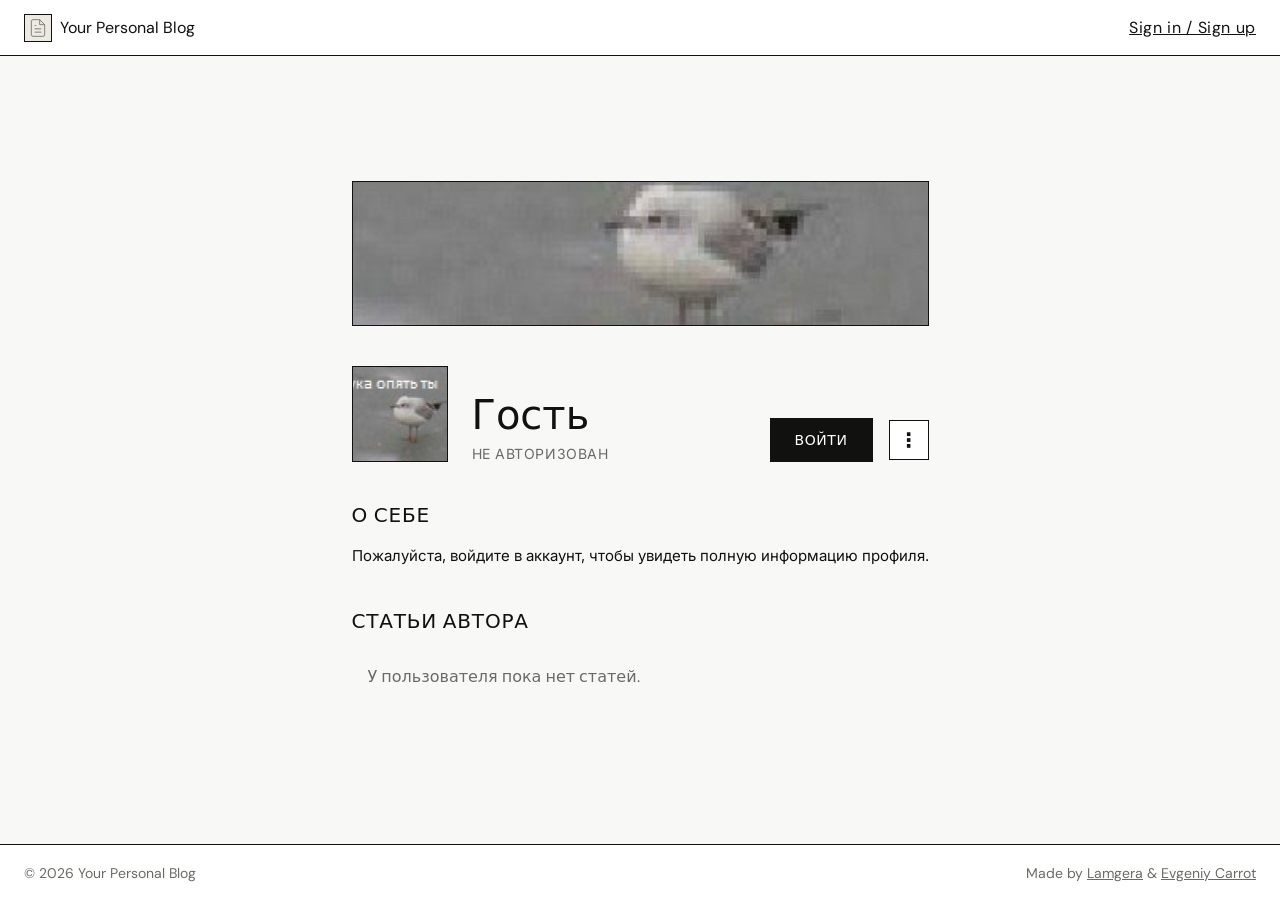
<file: profile.html>
<!doctype html>
<html lang="ru">
  <head>
    <meta charset="UTF-8" />
    <meta name="viewport" content="width=device-width, initial-scale=1.0" />
    <title>Профиль пользователя</title>
    <link
      rel="icon"
      href="frontend/src/images/id-card.svg"
      type="image/svg+xml"
    />
    <link rel="stylesheet" href="frontend/src/styles/index.css" />
  </head>
  <body class="page">
    <!-- Хедер (полная копия структуры из index.html для единообразия) -->
    <header class="header decorated-zone">
      <a
        href="#home"
        class="header__home-link header__home-link--disabled"
        aria-label="Вернуться на главную страницу"
        aria-disabled="true"
        tabindex="-1"
      >
        <!-- чтобы сделать кнопку активной, уберите класс header__home-link--disabled и атрибуты aria-disabled и tabindex -->
        <!-- вообще я бы её убрала или заменила на что-то, пока не удаляю но то что здесь это ссылка не имеет никакого смысла, может лучше сделать просто span и т.п. -->
        <div class="icon-decorated">
          <svg width="24" height="24" viewBox="0 0 24 24" fill="none">
            <path
              d="M14 2H6a2 2 0 0 0-2 2v16a2 2 0 0 0 2 2h12a2 2 0 0 0 2-2V8z"
            ></path>
            <polyline points="14,2 14,8 20,8"></polyline>
            <line x1="16" y1="13" x2="8" y2="13"></line>
            <line x1="16" y1="17" x2="8" y2="17"></line>
            <polyline points="10,9 9,9 8,9"></polyline>
          </svg>
        </div>
        <span class="icon-title">Your Personal Blog</span>
      </a>
      <!-- Кнопка входа (по умолчанию видима) -->
      <button class="header__login-button">Sign in / Sign up</button>

      <!-- Выпадающее меню профиля (по умолчанию скрыто) -->
      <div class="header__profile-wrapper visually-hidden">
        <button
          type="button"
          class="header__profile-button"
          aria-haspopup="true"
          aria-expanded="false"
          aria-label="Меню пользователя"
        >
          <div class="header__avatar"></div>
          <span class="header__username"></span>
          <svg
            class="header__arrow"
            width="12"
            height="12"
            viewBox="0 0 24 24"
            fill="none"
            stroke="currentColor"
            stroke-width="2"
          >
            <polyline points="6 9 12 15 18 9"></polyline>
          </svg>
        </button>

        <!-- Выпадающее меню -->
        <div class="header__dropdown">
          <a href="profile.html" class="header__dropdown-item"> Мой профиль </a>
          <button
            type="button"
            class="header__dropdown-item header__dropdown-item--logout"
          >
            Выйти
          </button>
        </div>
      </div>
    </header>

    <main class="profile-container">
      <!-- 1. Баннер -->
      <div class="profile-banner">
        <img
          src="frontend/src/images/placeholder.png"
          alt="Баннер профиля"
          class="profile-banner__img"
        />
      </div>

      <!-- 2. Шапка профиля (с ID для JS) -->
      <section class="profile-header">
        <div class="profile-header__info">
          <img
            src="frontend/src/images/placeholder.png"
            alt="Аватар"
            class="profile-avatar"
            id="profile-avatar-img"
          />
          <div class="profile-header__text">
            <h1 class="profile-nickname" id="profile-nickname">Загрузка...</h1>
            <p class="profile-status" id="profile-status">
              Загрузка статуса...
            </p>
          </div>
        </div>

        <div class="profile-header__actions">
          <!-- Кнопка будет изменена JS на "Редактировать" для своего профиля -->
          <button class="profile-action-btn" id="profile-action-btn">
            Загрузка...
          </button>

          <!-- Кебаб-меню -->
          <div class="kebab-menu">
            <button
              class="kebab-btn"
              id="kebab-toggle"
              aria-label="Дополнительные действия"
            >
              ⋮
            </button>
            <div class="kebab-dropdown" id="kebab-dropdown">
              <button class="kebab-dropdown__item">Поделиться профилем</button>
              <button class="kebab-dropdown__item text-danger">
                Выйти из аккаунта
              </button>
            </div>
          </div>
        </div>
      </section>

      <!-- 3. Биография (с ID для JS) -->
      <section class="profile-bio">
        <h2 class="section-title">О себе</h2>
        <p class="profile-bio__text" id="profile-bio">Загрузка биографии...</p>
      </section>

      <!-- 4. Список статей (контейнер для динамического рендеринга) -->
      <section class="profile-articles">
        <h2 class="section-title">Статьи автора</h2>
        <div class="articles-scroll" id="profile-articles-list">
          <!-- Карточки статей будут добавлены сюда через JavaScript -->
        </div>
      </section>
    </main>

    <!-- Футер -->
    <footer class="footer decorated-zone">
      <div class="footer__left">© 2026 Your Personal Blog</div>
      <div class="footer__right">
        Made by
        <a href="https://github.com/Lamgera" target="_blank">Lamgera</a> &
        <a href="https://github.com/EvgeniyCarrot" target="_blank"
          >Evgeniy Carrot</a
        >
      </div>
    </footer>

    <!-- type="module" обязателен для работы import -->
    <script type="module" src="frontend/src/scripts/profile.js"></script>
  </body>
</html>
</file>
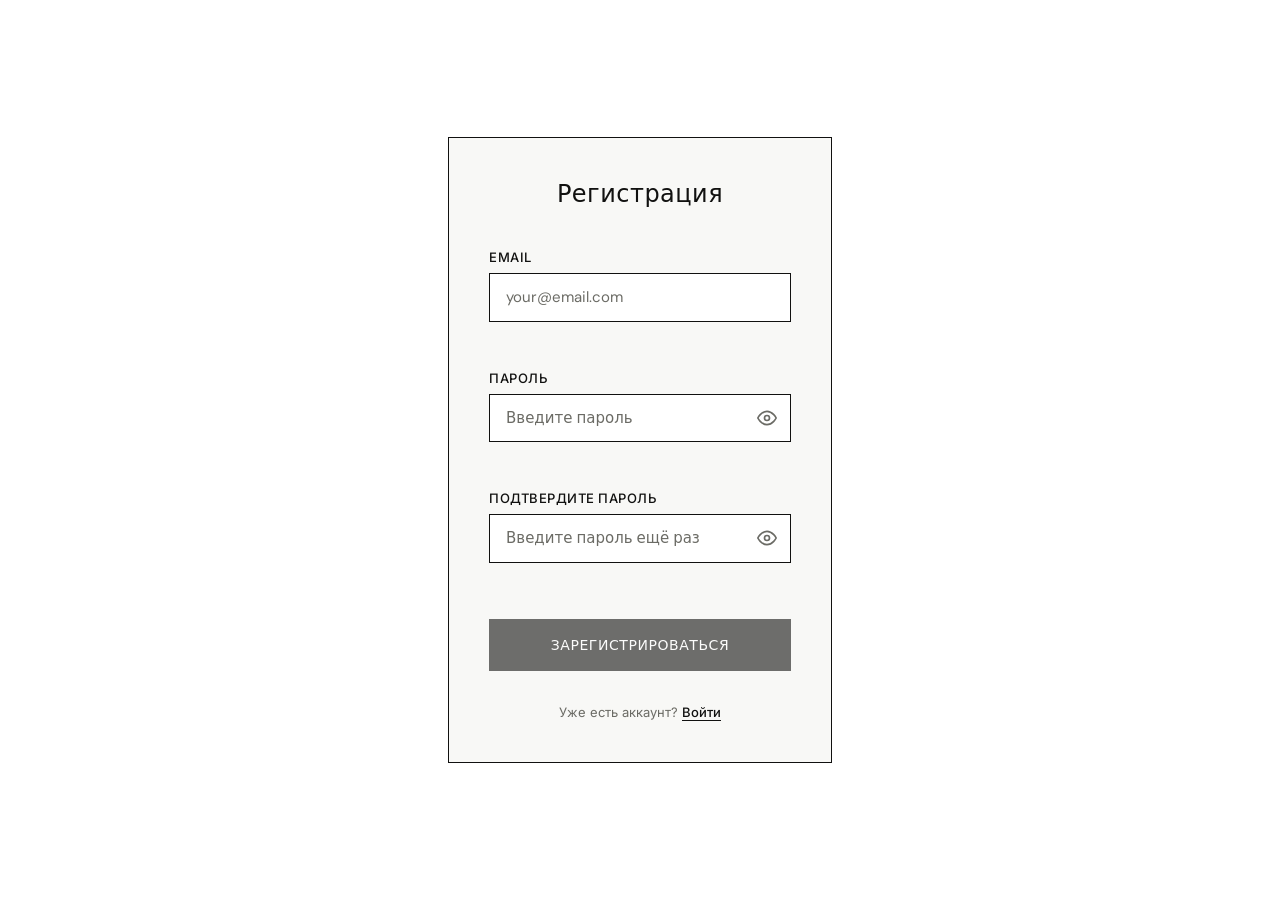
<file: registration.html>
<!doctype html>
<html lang="ru">
  <head>
    <meta charset="UTF-8" />
    <meta name="viewport" content="width=device-width, initial-scale=1.0" />
    <title>Your Personal ID</title>
    <link
      rel="icon"
      href="frontend/src/images/id-card.svg"
      type="image/svg+xml"
    />
    <link rel="stylesheet" href="frontend/src/styles/index.css" />
  </head>
  <body>
    <main class="registration-page">
      <section class="registration-section">
        <h1 class="registration-title">Регистрация</h1>

        <form
          class="login-form registration-form"
          id="registration-form"
          novalidate
        >
          <!-- Сообщение формы (успех / ошибка) -->
          <span
            class="form-message"
            id="form-message"
            aria-live="polite"
          ></span>

          <!-- Email -->
          <div class="form-field">
            <label class="form-label" for="reg-email">Email</label>
            <input
              class="form-input"
              type="email"
              id="reg-email"
              name="email"
              placeholder="your@email.com"
              required
              autocomplete="email"
            />
            <span class="form-error" id="reg-email-error"></span>
          </div>

          <!-- Пароль -->
          <div class="form-field">
            <label class="form-label" for="reg-password">Пароль</label>
            <div class="password-wrapper">
              <input
                class="form-input"
                type="password"
                id="reg-password"
                name="password"
                placeholder="Введите пароль"
                required
                minlength="6"
                autocomplete="new-password"
              />
              <button
                type="button"
                class="password-toggle"
                aria-label="Показать пароль"
              >
                <svg
                  class="eye-open"
                  width="20"
                  height="20"
                  viewBox="0 0 24 24"
                  fill="none"
                  stroke="currentColor"
                  stroke-width="2"
                >
                  <path d="M1 12s4-8 11-8 11 8 11 8-4 8-11 8-11-8-11-8z" />
                  <circle cx="12" cy="12" r="3" />
                </svg>
                <svg
                  class="eye-closed"
                  width="20"
                  height="20"
                  viewBox="0 0 24 24"
                  fill="none"
                  stroke="currentColor"
                  stroke-width="2"
                  style="display: none"
                >
                  <path
                    d="M17.94 17.94A10.94 10.94 0 0 1 12 20c-7 0-11-8-11-8a19.77 19.77 0 0 1 5.06-5.94M9.9 4.24A10.94 10.94 0 0 1 12 4c7 0 11 8 11 8a19.55 19.55 0 0 1-3.17 4.19M1 1l22 22"
                  />
                </svg>
              </button>
            </div>
            <span class="form-error" id="reg-password-error"></span>
          </div>

          <!-- Подтверждение пароля -->
          <div class="form-field">
            <label class="form-label" for="reg-confirm-password"
              >Подтвердите пароль</label
            >
            <div class="password-wrapper">
              <input
                class="form-input"
                type="password"
                id="reg-confirm-password"
                name="confirmPassword"
                placeholder="Введите пароль ещё раз"
                required
                minlength="6"
                autocomplete="new-password"
              />
              <button
                type="button"
                class="password-toggle"
                aria-label="Показать пароль"
              >
                <!-- SVG иконки (те же самые) -->
                <svg
                  class="eye-open"
                  width="20"
                  height="20"
                  viewBox="0 0 24 24"
                  fill="none"
                  stroke="currentColor"
                  stroke-width="2"
                >
                  <path d="M1 12s4-8 11-8 11 8 11 8-4 8-11 8-11-8-11-8z" />
                  <circle cx="12" cy="12" r="3" />
                </svg>
                <svg
                  class="eye-closed"
                  width="20"
                  height="20"
                  viewBox="0 0 24 24"
                  fill="none"
                  stroke="currentColor"
                  stroke-width="2"
                  style="display: none"
                >
                  <path
                    d="M17.94 17.94A10.94 10.94 0 0 1 12 20c-7 0-11-8-11-8a19.77 19.77 0 0 1 5.06-5.94M9.9 4.24A10.94 10.94 0 0 1 12 4c7 0 11 8 11 8a19.55 19.55 0 0 1-3.17 4.19M1 1l22 22"
                  />
                </svg>
              </button>
            </div>
            <span class="form-error" id="reg-confirm-password-error"></span>
          </div>

          <!-- Кнопка отправки -->
          <button class="form-submit" type="submit" disabled>
            <span class="button-text">Зарегистрироваться</span>
            <span class="button-loading">Загрузка...</span>
          </button>

          <p class="registration-link">
            Уже есть аккаунт? <a href="index.html#login">Войти</a>
          </p>
        </form>
      </section>
    </main>

    <script
      type="module"
      src="frontend/src/scripts/registration.js"
      defer
    ></script>
  </body>
</html>
</file>
<file: frontend/src/styles/index.css>
@import url('../fonts/fonts.css');

@import url('./utils/variables.css');
@import url('./utils/globals.css');

@import url('./blocks/page.css');
@import url('./blocks/header.css');
@import url('./blocks/home.css');
@import url('./blocks/footer.css');
@import url('./blocks/modal.css');

@import url('registration.css');
@import url('profile.css');
</file>
